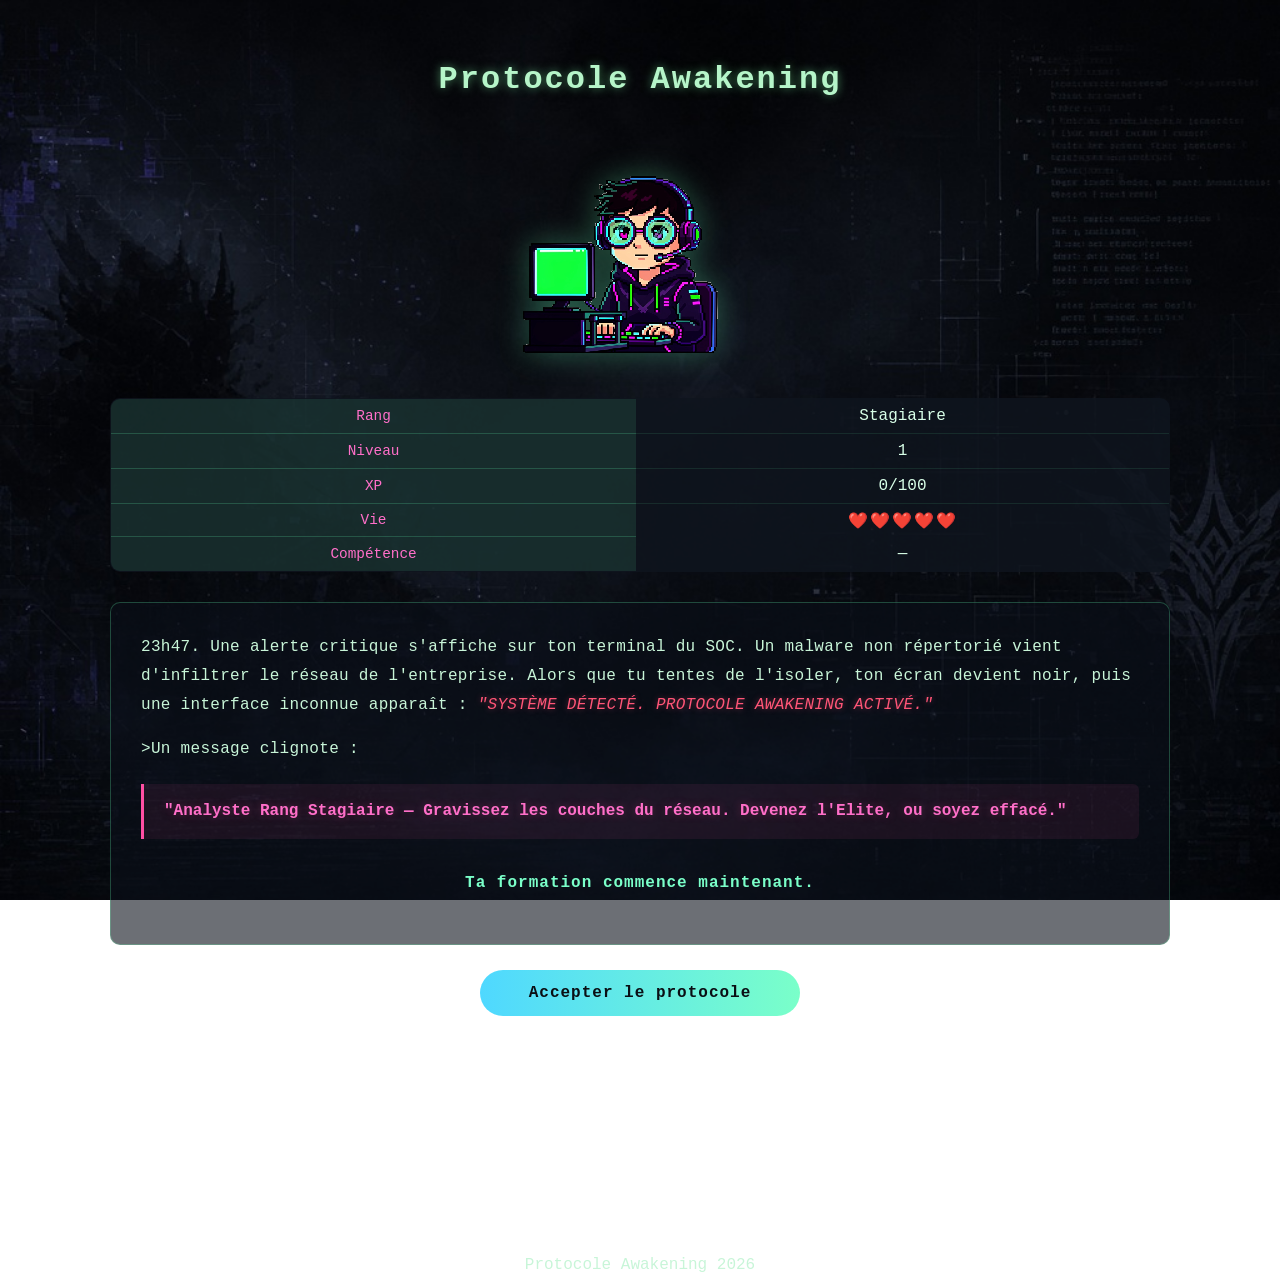
<file: index.html>
<!DOCTYPE html>
<html lang="fr">
<head>
    <meta charset="UTF-8">
    <meta name="viewport" content="width=device-width, initial-scale=1.0">
    <title>Le Système - Protocole Awakening</title>
    <link rel="stylesheet" href="style.css">
</head>
<body>
    <main>
    <div class="container">
        <h1>Protocole Awakening</h1>
        <div class="principal">
        <div class="scene" >
            <div class="paragraphe">
            <p>
                23h47. Une alerte critique s'affiche sur ton terminal du SOC.
                Un malware non répertorié vient d'infiltrer le réseau de
                l'entreprise. Alors que tu tentes de l'isoler, ton écran
                devient noir, puis une interface inconnue apparaît :
            <span id="Protocole">"SYSTÈME DÉTECTÉ. PROTOCOLE AWAKENING ACTIVÉ."</span></p>
                <p>>Un message clignote :</p>
                <strong>"Analyste Rang Stagiaire — Gravissez les couches du réseau. Devenez l'Elite, ou soyez
                effacé."</strong> 
            <p class="description">Ta formation commence maintenant.</p>
            </div>
            <div class="bouton">
                <a href="Pages/étage1.html" class="choix1">Accepter le protocole</a>
            </div>
        </div>   
        <div class="avatar_tableau">
            <img src="Pages/image/FLUX-2026-10-03-09-39-59.png" alt="un débutant en informatique devant son ordinateur" id="débutant">
    
        <table class="tableau">
        <tr>
            <td class="nom">Rang</td>
            <td class="value">Stagiaire</td>
        </tr>
        <tr>
            <td class="nom">Niveau</td>
            <td class="value">1</td>
        </tr>
        <tr>
            <td class="nom">XP</td>
            <td class="value">0/100</td>
        </tr>
        <tr>
            <td class="nom">Vie</td>
            <td class="coeurs">❤️❤️❤️❤️❤️</td>
        </tr>
        <tr>
            <td class="nom">Compétence</td>
            <td class="value">—</td>
        </tr>
        </table>
        </div>
        </div>
    </div>
    </main>
    <footer>
        <div class=" footer">
            Protocole Awakening 2026
        </div>
    </footer>
    </body>
</html>
</file>
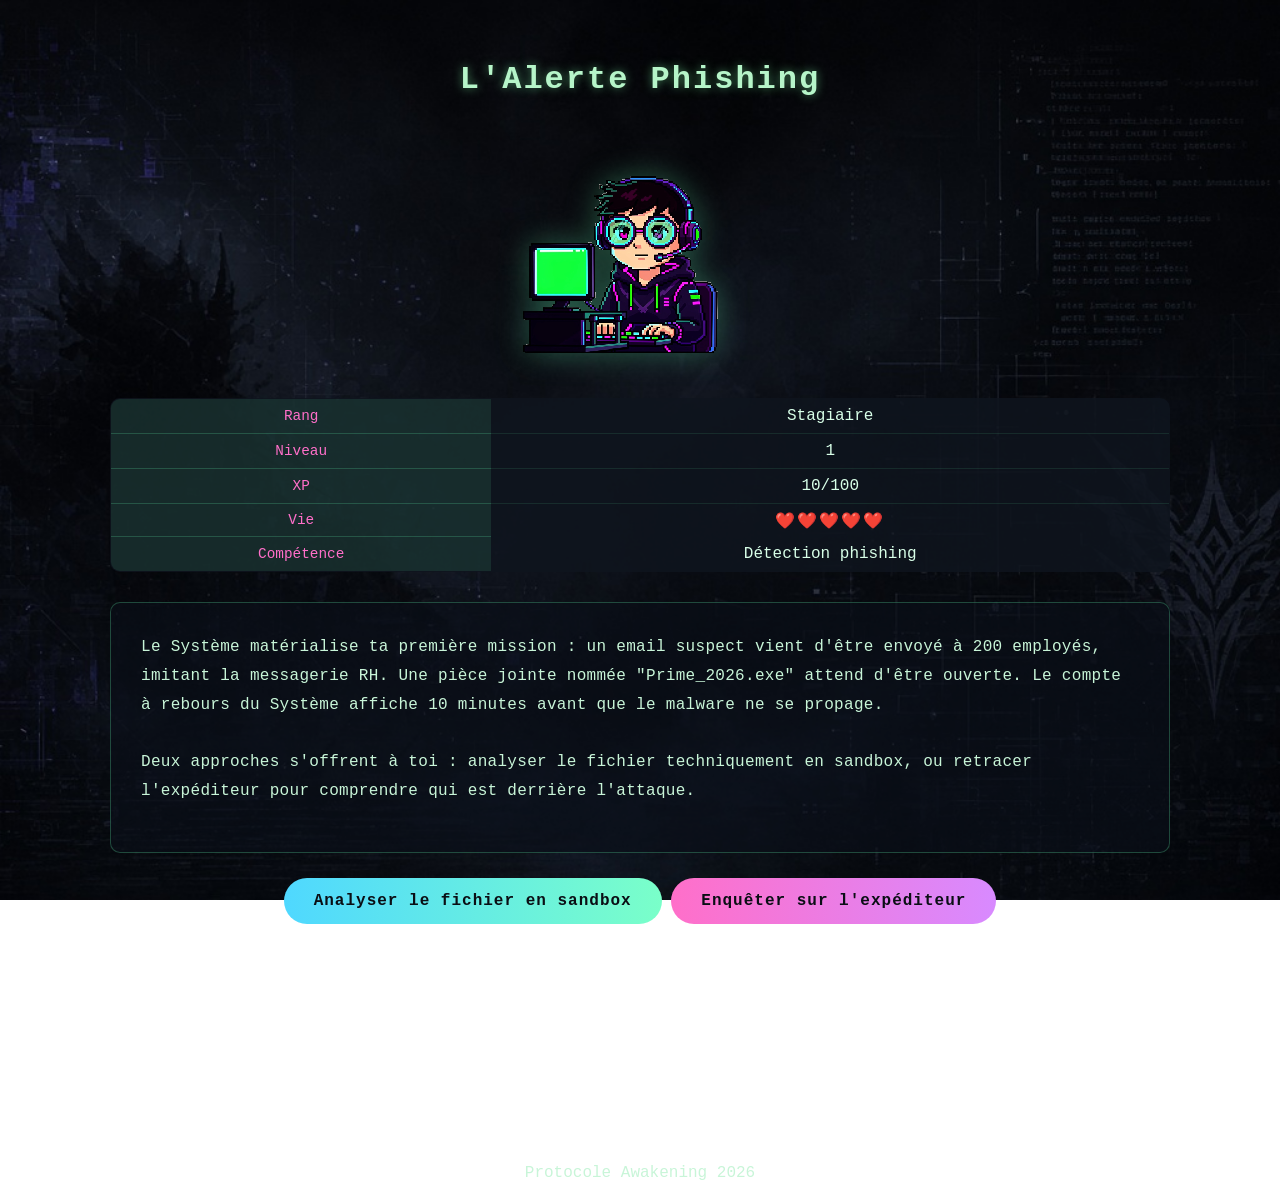
<file: Pages/étage1.html>
<!DOCTYPE html>
<html lang="fr">
<head>
    <meta charset="UTF-8">
    <meta name="viewport" content="width=device-width, initial-scale=1.0">
    <title>Étage 1 - Alerte Phishing</title>
    <link rel="stylesheet" href="../style.css">
</head>
<body>
    <main>
    <div class="container">
    <h1> L'Alerte Phishing</h1>
    <div class="principal">
        <div class="scene" >
            <div class="paragraphe">
                <p> 
                    Le Système matérialise ta première mission : un email suspect
                    vient d'être envoyé à 200 employés, imitant la messagerie
                    RH. Une pièce jointe nommée "Prime_2026.exe" attend d'être
                    ouverte. Le compte à rebours du Système affiche 10 minutes
                    avant que le malware ne se propage.
                    <br><br>
                    <span class="choix"> Deux approches s'offrent à toi : analyser le fichier
                    techniquement en sandbox, ou retracer l'expéditeur pour
                    comprendre qui est derrière l'attaque.</span>
            </div>
    <div class="bouton">
        <a href="étage2.html" class="choix1">
            Analyser le fichier en sandbox
        </a>
        <a href="étage3.html" class="choix2">
            Enquêter sur l'expéditeur
        </a> 
    </div>
    </div>   
        <div class="avatar_tableau">
            <img src="image/FLUX-2026-10-03-09-39-59.png" alt="un débutant en informatique devant son ordinateur" id="débutant">
        <table class="tableau">
        <tr>
            <td class="nom">Rang</td>
            <td class="value">Stagiaire</td>
        </tr>
        <tr>
            <td class="nom">Niveau</td>
            <td class="value">1</td>
        </tr>
        <tr>
            <td class="nom">XP</td>
            <td class="value">10/100</td>
        </tr>
        <tr>
            <td class="nom">Vie</td>
            <td class="coeurs">❤️❤️❤️❤️❤️</td>
        </tr>
        <tr>
            <td class="nom">Compétence</td>
            <td class="value">Détection phishing</td>
        </tr>
        </table>
        </div>
    </div>
</div>
    </main>
    <footer>
        <div class=" footer">
            Protocole Awakening 2026
        </div>
    </footer>
</body>
</html>
</file>
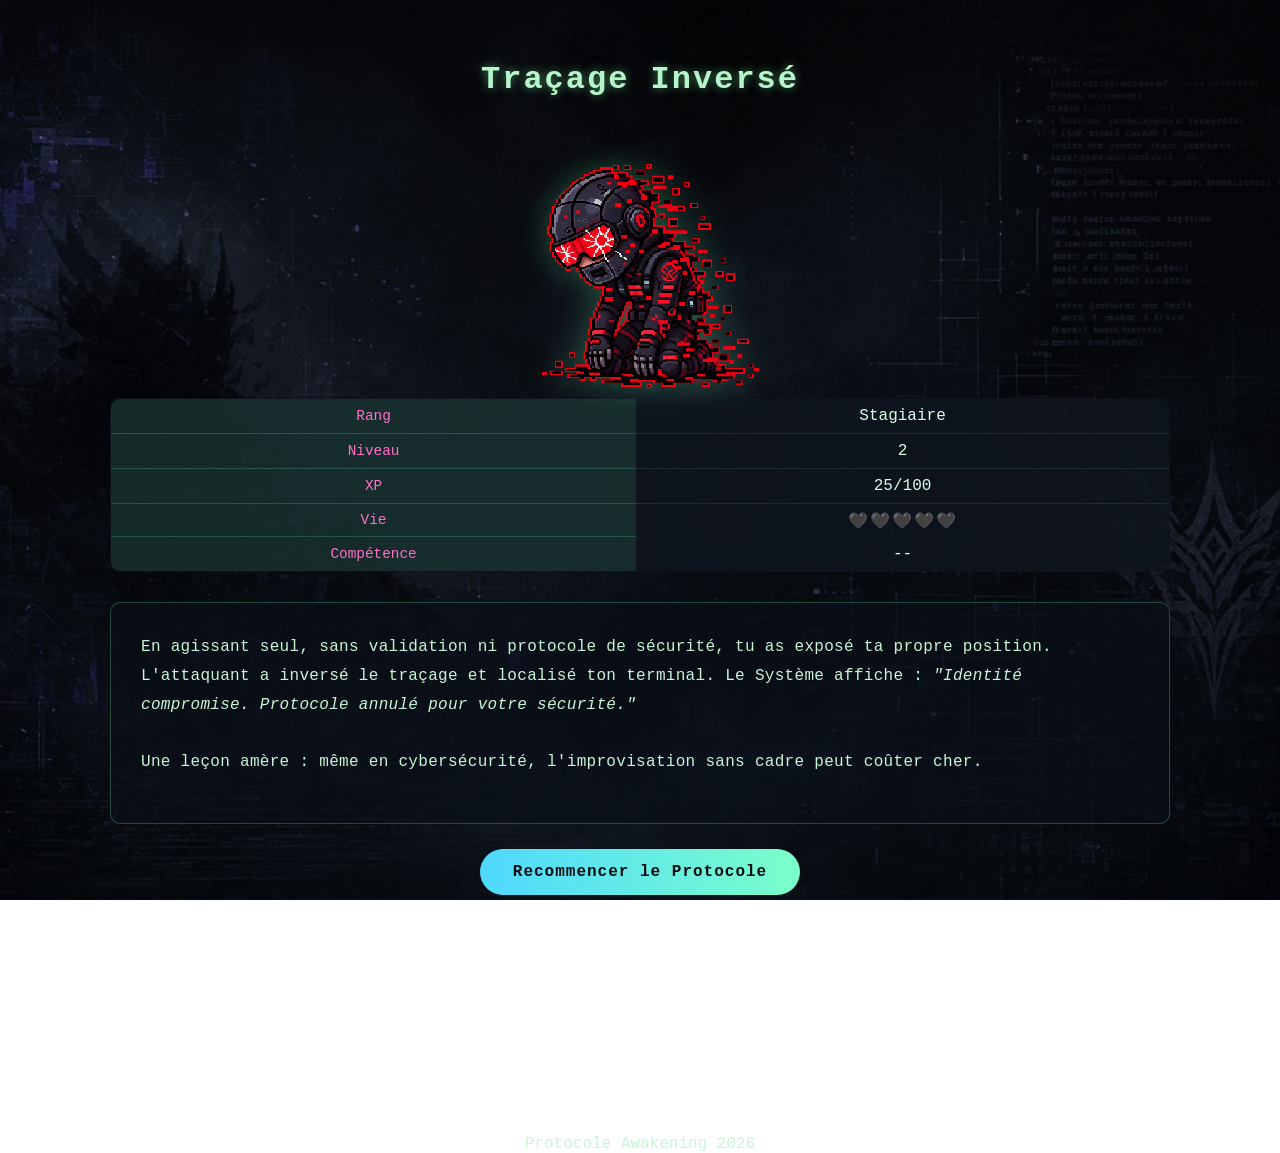
<file: Pages/étage10.html>
<!DOCTYPE html>
<html lang="fr">
<head>
    <meta charset="UTF-8">
    <meta name="viewport" content="width=device-width, initial-scale=1.0">
    <title>Fin - Identité compromise</title>
    <link rel="stylesheet" href="../style.css">
</head>
<body>
    <main>
    <div class="container">
    <h1> Traçage Inversé</h1>
    <div class="principal">
        <div class="scene" >
            <div class="paragraphe">
                <p> 
                En agissant seul, sans validation ni protocole de sécurité,
                tu as exposé ta propre position. L'attaquant a inversé le
                traçage et localisé ton terminal. Le Système affiche :
                <em>"Identité compromise. Protocole annulé pour votre
                sécurité."</em>
                <br><br>
                Une leçon amère : même en cybersécurité, l'improvisation
                sans cadre peut coûter cher.
            </div>
    <div class="bouton">
        <a href="../index.html" class="choix1">
            Recommencer le Protocole
        </a>
    </div>
    </div>   
        <div class="avatar_tableau">
            <img src="image/GPT image-2026-10-04-20-33-32.png" alt="pentester informatique" id="débutant">
        <table class="tableau">
        <tr>
            <td class="nom">Rang</td>
            <td class="value">Stagiaire</td>
        </tr>
        <tr>
            <td class="nom">Niveau</td>
            <td class="value">2</td>
        </tr>
        <tr>
            <td class="nom">XP</td>
            <td class="value">25/100</td>
        </tr>
        <tr>
            <td class="nom">Vie</td>
            <td class="coeurs">🖤🖤🖤🖤🖤</td>
        </tr>
        <tr>
            <td class="nom">Compétence</td>
            <td class="value">--</td>
        </tr>
        </table>
        </div>
    </div>
</div>
    </main>
    <footer>
        <div class=" footer">
            Protocole Awakening 2026
        </div>
    </footer>
</body>
</html>
</file>
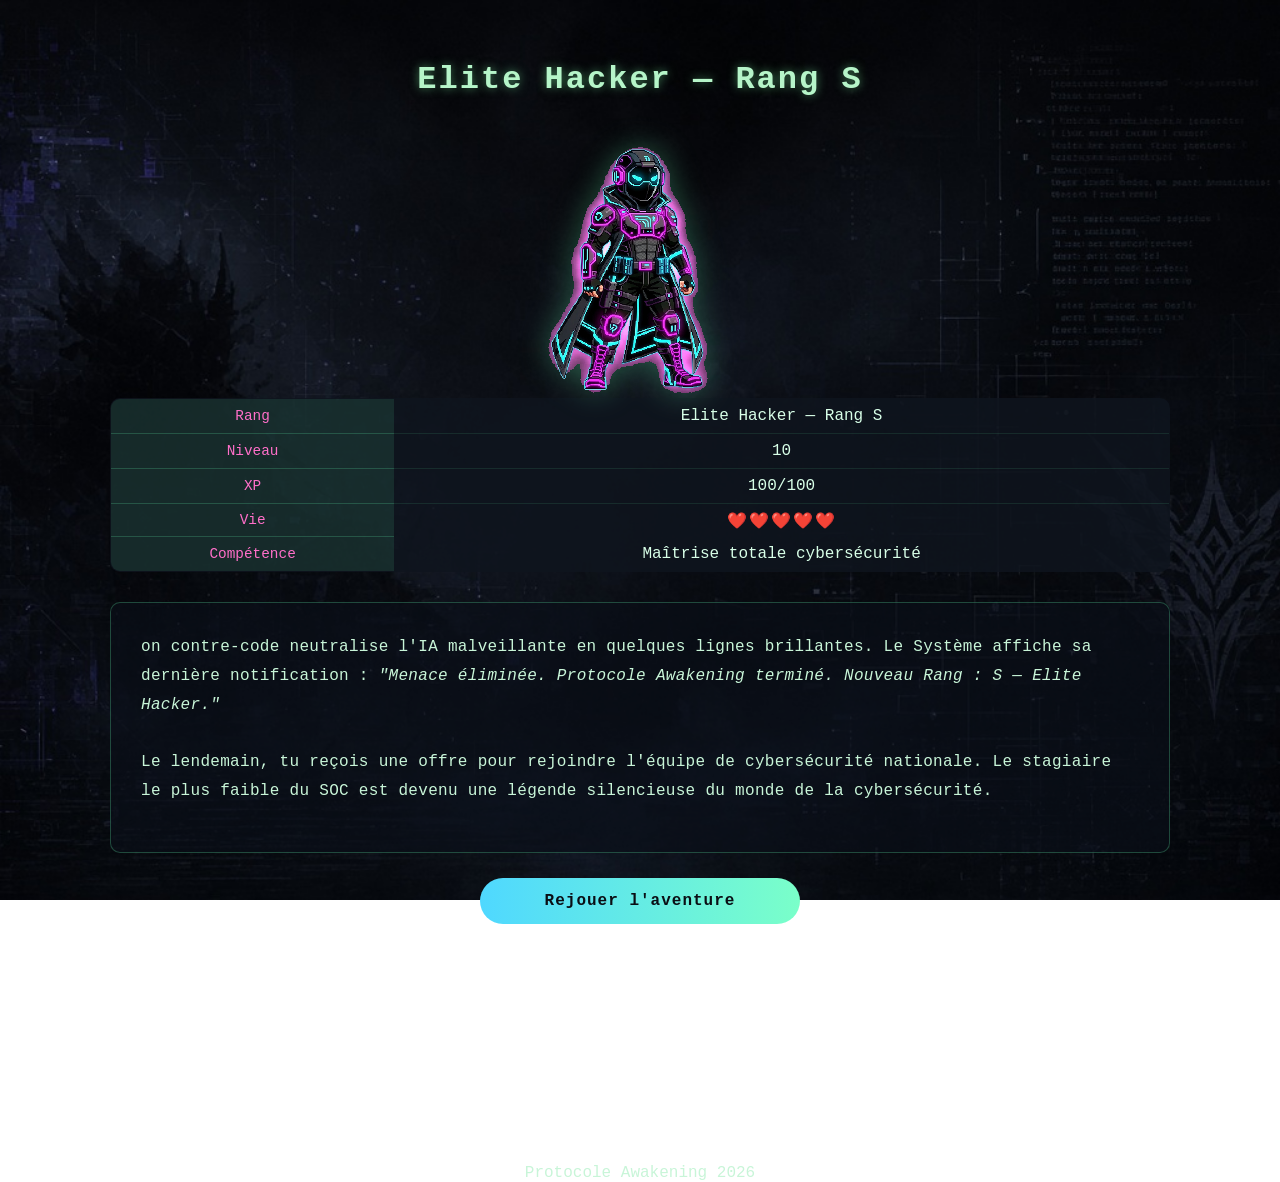
<file: Pages/étage11.html>
<!DOCTYPE html>
<html lang="fr">
<head>
    <meta charset="UTF-8">
    <meta name="viewport" content="width=device-width, initial-scale=1.0">
    <title>Fin - Elite Hacker</title>
    <link rel="stylesheet" href="../style.css">
</head>
<body>
    <main>
    <div class="container">
    <h1>Elite Hacker — Rang S</h1>
    <div class="principal">
        <div class="scene" >
            <div class="paragraphe">
                <p> 
                on contre-code neutralise l'IA malveillante en quelques
                lignes brillantes. Le Système affiche sa dernière
                notification : <em>"Menace éliminée. Protocole Awakening
                terminé. Nouveau Rang : S — Elite Hacker."</em>
                <br><br>
                Le lendemain, tu reçois une offre pour rejoindre l'équipe
                de cybersécurité nationale. Le stagiaire le plus faible du
                SOC est devenu une légende silencieuse du monde de la
                cybersécurité.
            </div>
    <div class="bouton">
        <a href="../index.html" class="choix1">
            Rejouer l'aventure
        </a>
    </div>
    </div>   
        <div class="avatar_tableau">
            <img src="image/FLUX-2026-10-03-09-39-42.png" alt="pentester informatique" id="débutant">
        <table class="tableau">
        <tr>
            <td class="nom">Rang</td>
            <td class="value">Elite Hacker — Rang S</td>
        </tr>
        <tr>
            <td class="nom">Niveau</td>
            <td class="value">10</td>
        </tr>
        <tr>
            <td class="nom">XP</td>
            <td class="value">100/100</td>
        </tr>
        <tr>
            <td class="nom">Vie</td>
            <td class="coeurs">❤️❤️❤️❤️❤️</td>
        </tr>
        <tr>
            <td class="nom">Compétence</td>
            <td class="value">Maîtrise totale cybersécurité</td>
        </tr>
        </table>
        </div>
    </div>
</div>
    </main>
    <footer>
        <div class=" footer">
            Protocole Awakening 2026
        </div>
    </footer>
</body>
</html>
</file>
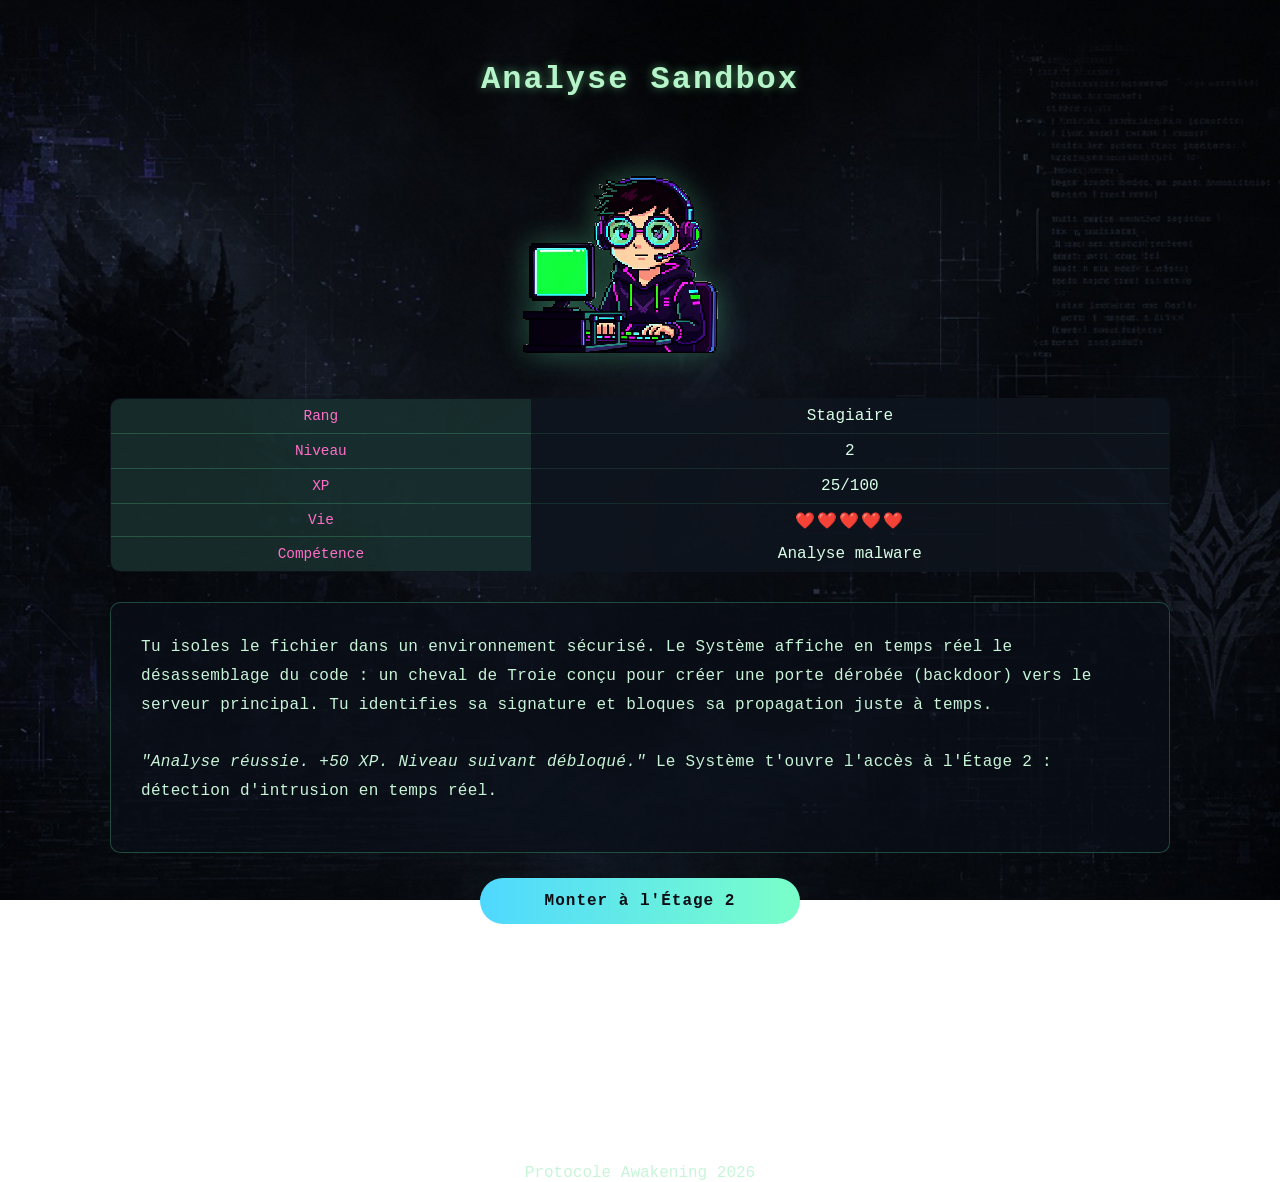
<file: Pages/étage2.html>
<!DOCTYPE html>
<html lang="fr">
<head>
    <meta charset="UTF-8">
    <meta name="viewport" content="width=device-width, initial-scale=1.0">
    <title>Analyse Sandbox</title>
    <link rel="stylesheet" href="../style.css">
</head>
<body>
    <main>
    <div class="container">
    <h1> Analyse Sandbox</h1>
    <div class="principal">
        <div class="scene" >
            <div class="paragraphe">
                <p> 
                    Tu isoles le fichier dans un environnement sécurisé. Le
                    Système affiche en temps réel le désassemblage du code :
                    un cheval de Troie conçu pour créer une porte dérobée (backdoor)
                    vers le serveur principal. Tu identifies sa signature et
                    bloques sa propagation juste à temps.
                <br><br>
                    <em>"Analyse réussie. +50 XP. Niveau suivant débloqué."</em>
                    Le Système t'ouvre l'accès à l'Étage 2 : détection d'intrusion
                    en temps réel.
            </div>
    <div class="bouton">
        <a href="étage4.html" class="choix1">
            Monter à l'Étage 2
        </a>
    </div>
    </div>   
        <div class="avatar_tableau">
            <img src="image/FLUX-2026-10-03-09-39-59.png" alt="un débutant en informatique devant son ordinateur" id="débutant">
        <table class="tableau">
        <tr>
            <td class="nom">Rang</td>
            <td class="value">Stagiaire</td>
        </tr>
        <tr>
            <td class="nom">Niveau</td>
            <td class="value">2</td>
        </tr>
        <tr>
            <td class="nom">XP</td>
            <td class="value">25/100</td>
        </tr>
        <tr>
            <td class="nom">Vie</td>
            <td class="coeurs">❤️❤️❤️❤️❤️</td>
        </tr>
        <tr>
            <td class="nom">Compétence</td>
            <td class="value">Analyse malware</td>
        </tr>
        </table>
        </div>
    </div>
</div>
    </main>
    <footer>
        <div class=" footer">
            Protocole Awakening 2026
        </div>
    </footer>
</body>
</html>
</file>
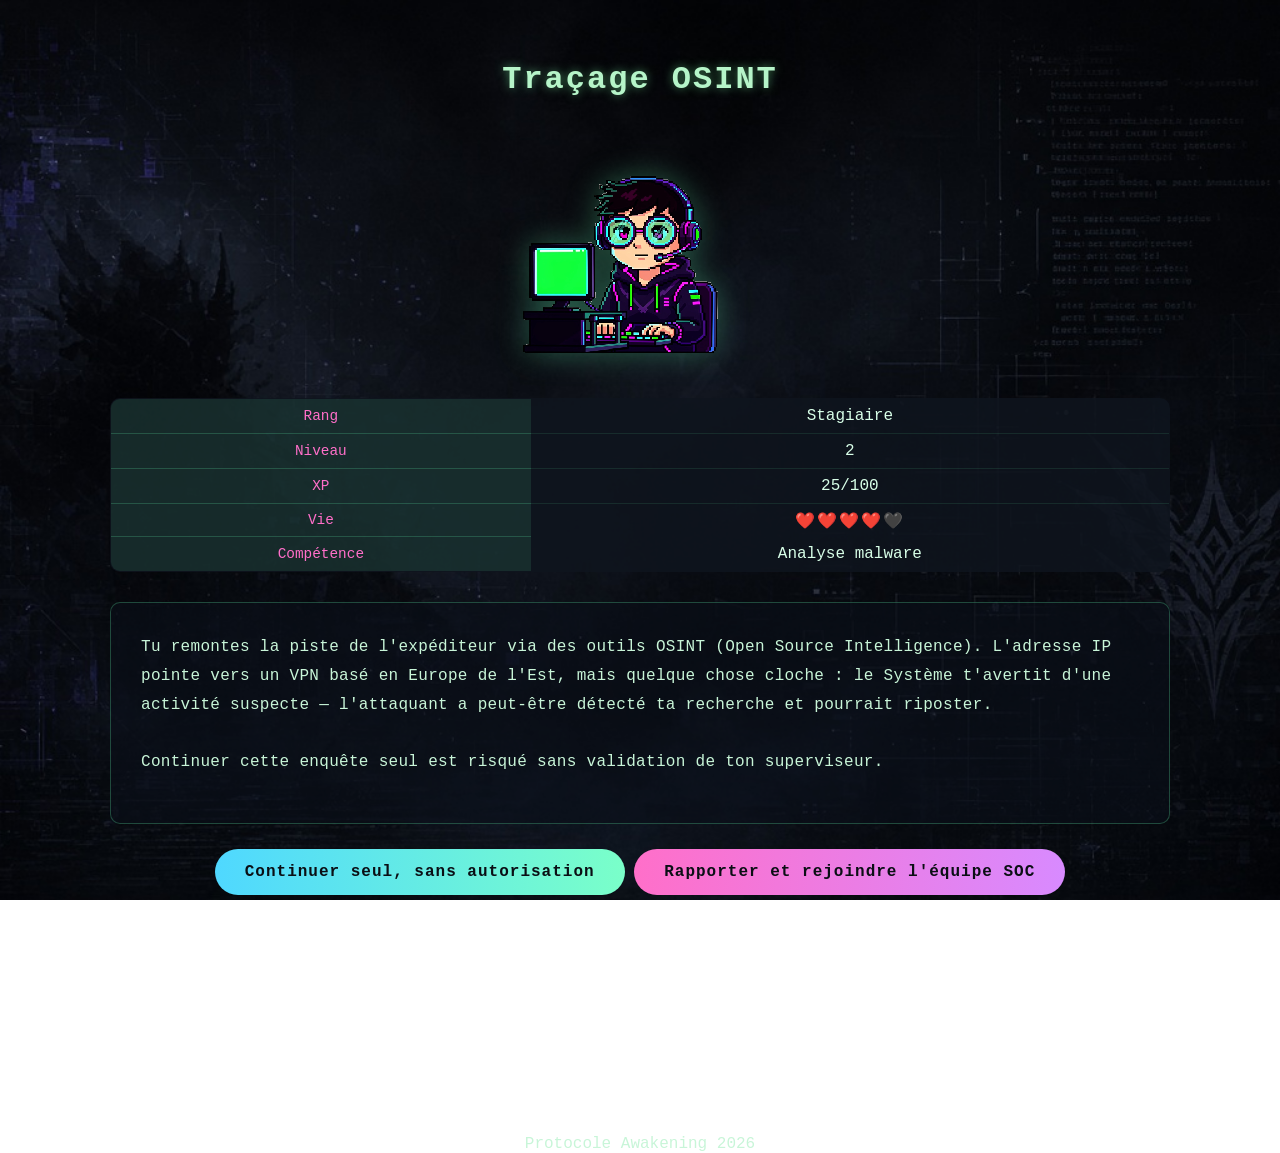
<file: Pages/étage3.html>
<!DOCTYPE html>
<html lang="fr">
<head>
    <meta charset="UTF-8">
    <meta name="viewport" content="width=device-width, initial-scale=1.0">
    <title>Traçage OSINT</title>
    <link rel="stylesheet" href="../style.css">
</head>
<body>
    <main>
    <div class="container">
    <h1> Traçage OSINT</h1>
    <div class="principal">
        <div class="scene" >
            <div class="paragraphe">
                <p> 
                    Tu remontes la piste de l'expéditeur via des outils OSINT
                (Open Source Intelligence). L'adresse IP pointe vers un VPN
                basé en Europe de l'Est, mais quelque chose cloche : le
                Système t'avertit d'une activité suspecte — l'attaquant a
                peut-être détecté ta recherche et pourrait riposter.
                <br><br>
                Continuer cette enquête seul est risqué sans validation de
                ton superviseur.
            </div>
    <div class="bouton">
        <a href="étage10.html" class="choix1">
            Continuer seul, sans autorisation
        </a>
        <a href="étage4.html" class="choix2">
            Rapporter et rejoindre l'équipe SOC
        </a> 
    </div>
    </div>   
        <div class="avatar_tableau">
            <img src="image/FLUX-2026-10-03-09-39-59.png" alt="un débutant en informatique devant son ordinateur" id="débutant">
        <table class="tableau">
        <tr>
            <td class="nom">Rang</td>
            <td class="value">Stagiaire</td>
        </tr>
        <tr>
            <td class="nom">Niveau</td>
            <td class="value">2</td>
        </tr>
        <tr>
            <td class="nom">XP</td>
            <td class="value">25/100</td>
        </tr>
        <tr>
            <td class="nom">Vie</td>
            <td class="coeurs">❤️❤️❤️❤️🖤</td>
        </tr>
        <tr>
            <td class="nom">Compétence</td>
            <td class="value">Analyse malware</td>
        </tr>
        </table>
        </div>
    </div>
</div>
    </main>
    <footer>
        <div class=" footer">
            Protocole Awakening 2026
        </div>
    </footer>
</body>
</html>
</file>
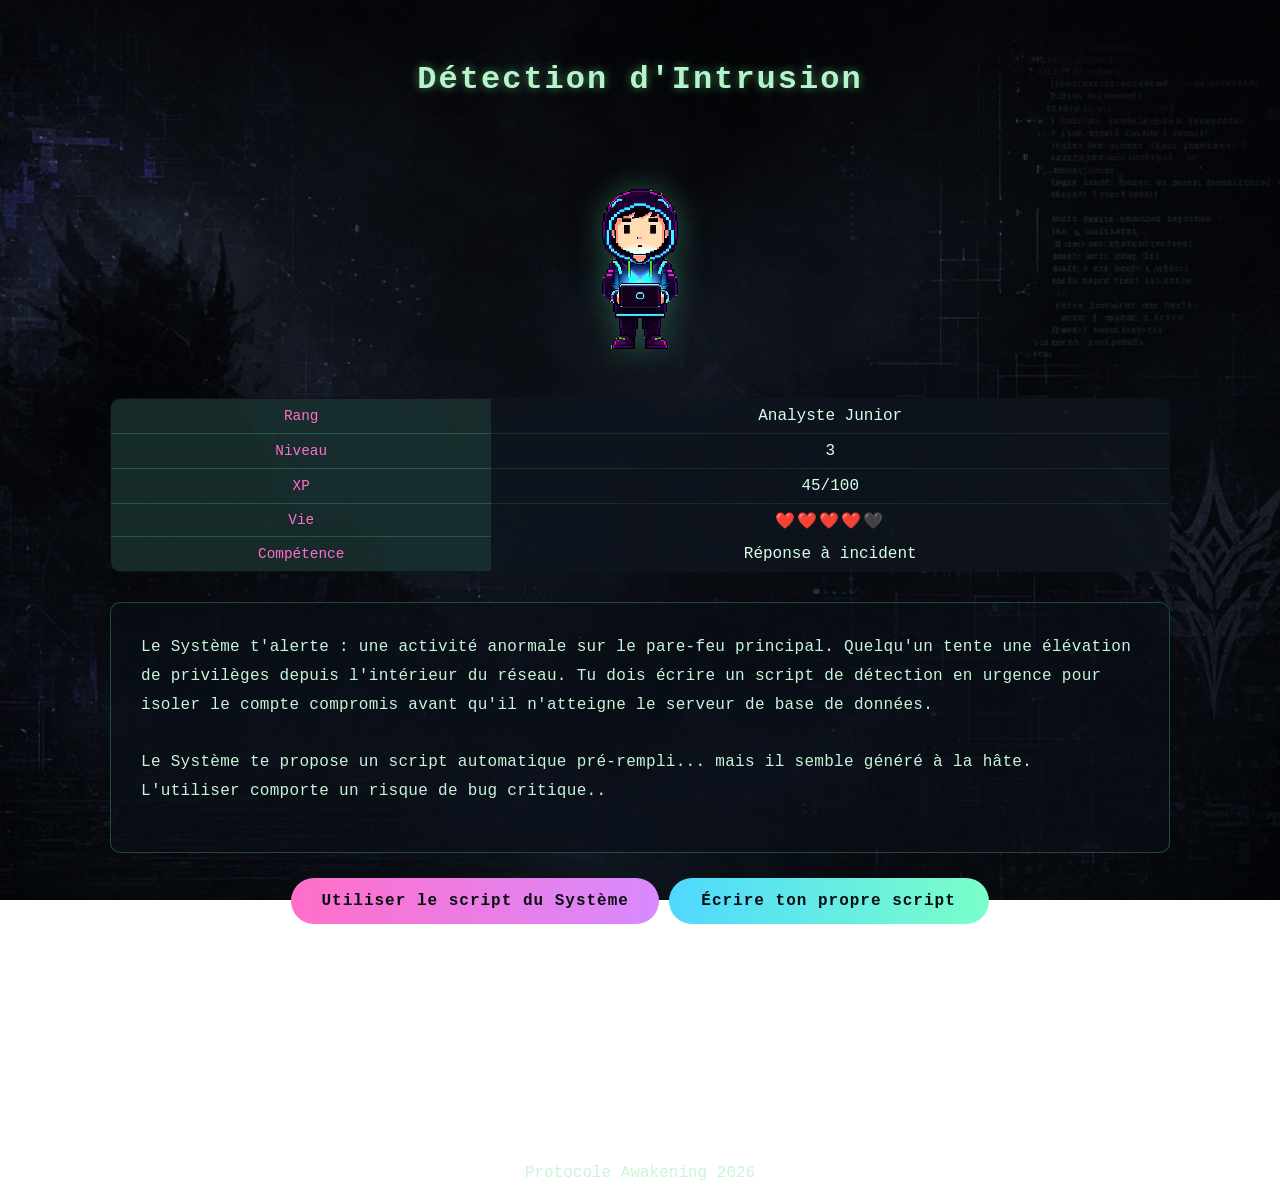
<file: Pages/étage4.html>
<!DOCTYPE html>
<html lang="fr">
<head>
    <meta charset="UTF-8">
    <meta name="viewport" content="width=device-width, initial-scale=1.0">
    <title>Étage 2 - Détection d'intrusion</title>
    <link rel="stylesheet" href="../style.css">
</head>
<body>
    <main>
    <div class="container">
    <h1> Détection d'Intrusion</h1>
    <div class="principal">
        <div class="scene" >
            <div class="paragraphe">
                <p> 
                    Le Système t'alerte : une activité anormale sur le pare-feu
                    principal. Quelqu'un tente une élévation de privilèges
                    depuis l'intérieur du réseau. Tu dois écrire un script de
                    détection en urgence pour isoler le compte compromis avant
                    qu'il n'atteigne le serveur de base de données.
                    <br><br>
                    Le Système te propose un script automatique pré-rempli... mais
                    il semble généré à la hâte. L'utiliser comporte un risque
                    de bug critique..
            </div>
    <div class="bouton">
        <a href="étage6.html" class="choix2">
            Utiliser le script du Système
        </a> 
        <a href="étage5.html" class="choix1">
            Écrire ton propre script
        </a>
    </div>
    </div>   
        <div class="avatar_tableau">
            <img src="image/FLUX-2026-10-03-09-39-58.png" alt="un débutant en informatique devant son ordinateur" id="débutant">
        <table class="tableau">
        <tr>
            <td class="nom">Rang</td>
            <td class="value">Analyste Junior</td>
        </tr>
        <tr>
            <td class="nom">Niveau</td>
            <td class="value">3</td>
        </tr>
        <tr>
            <td class="nom">XP</td>
            <td class="value">45/100</td>
        </tr>
        <tr>
            <td class="nom">Vie</td>
            <td class="coeurs">❤️❤️❤️❤️🖤</td>
        </tr>
        <tr>
            <td class="nom">Compétence</td>
            <td class="value">Réponse à incident</td>
        </tr>
        </table>
        </div>
    </div>
</div>
    </main>
    <footer>
        <div class=" footer">
            Protocole Awakening 2026
        </div>
    </footer>
</body>
</html>
</file>
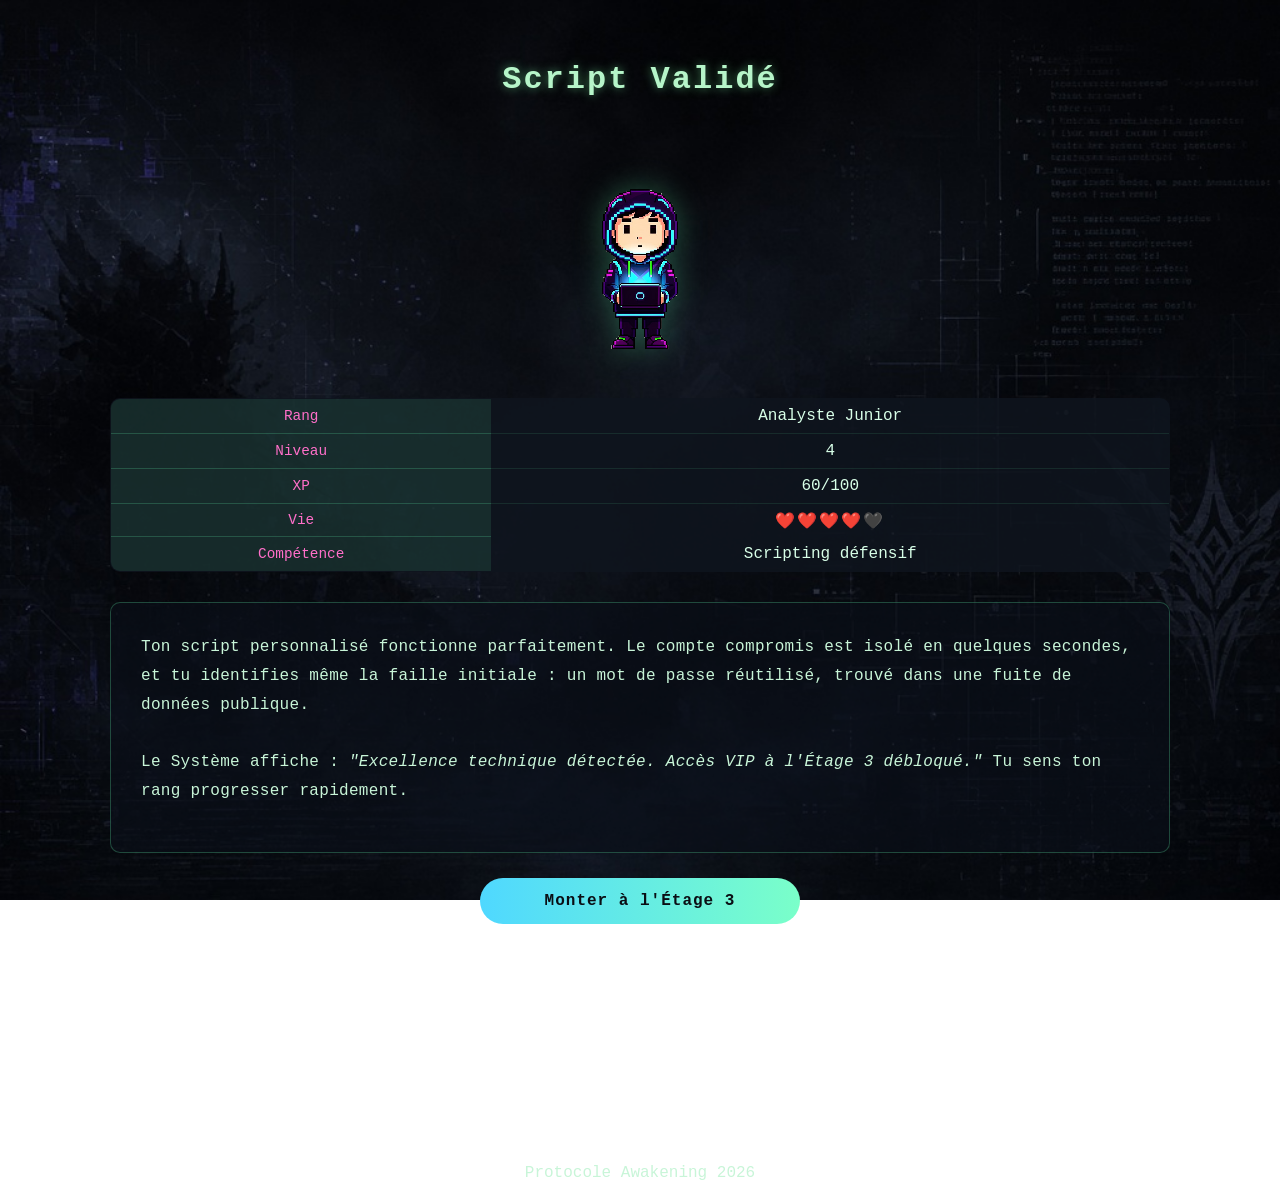
<file: Pages/étage5.html>
<!DOCTYPE html>
<html lang="fr">
<head>
    <meta charset="UTF-8">
    <meta name="viewport" content="width=device-width, initial-scale=1.0">
    <title>Script Validé</title>
    <link rel="stylesheet" href="../style.css">
</head>
<body>
    <main>
    <div class="container">
    <h1> Script Validé</h1>
    <div class="principal">
        <div class="scene" >
            <div class="paragraphe">
                <p> 
                    Ton script personnalisé fonctionne parfaitement. Le compte
                    compromis est isolé en quelques secondes, et tu identifies
                    même la faille initiale : un mot de passe réutilisé, trouvé
                    dans une fuite de données publique.
                    <br><br>
                    Le Système affiche : <em>"Excellence technique détectée.
                    Accès VIP à l'Étage 3 débloqué."</em> Tu sens ton rang
                    progresser rapidement.
            </div>
    <div class="bouton">
        <a href="étage7.html" class="choix1">
            Monter à l'Étage 3
        </a>
    </div>
    </div>   
        <div class="avatar_tableau">
            <img src="image/FLUX-2026-10-03-09-39-58.png" alt="un débutant en informatique devant son ordinateur" id="débutant">
        <table class="tableau">
        <tr>
            <td class="nom">Rang</td>
            <td class="value">Analyste Junior</td>
        </tr>
        <tr>
            <td class="nom">Niveau</td>
            <td class="value">4</td>
        </tr>
        <tr>
            <td class="nom">XP</td>
            <td class="value">60/100</td>
        </tr>
        <tr>
            <td class="nom">Vie</td>
            <td class="coeurs">❤️❤️❤️❤️🖤</td>
        </tr>
        <tr>
            <td class="nom">Compétence</td>
            <td class="value">Scripting défensif</td>
        </tr>
        </table>
        </div>
    </div>
</div>
    </main>
    <footer>
        <div class=" footer">
            Protocole Awakening 2026
        </div>
    </footer>
</body>
</html>
</file>
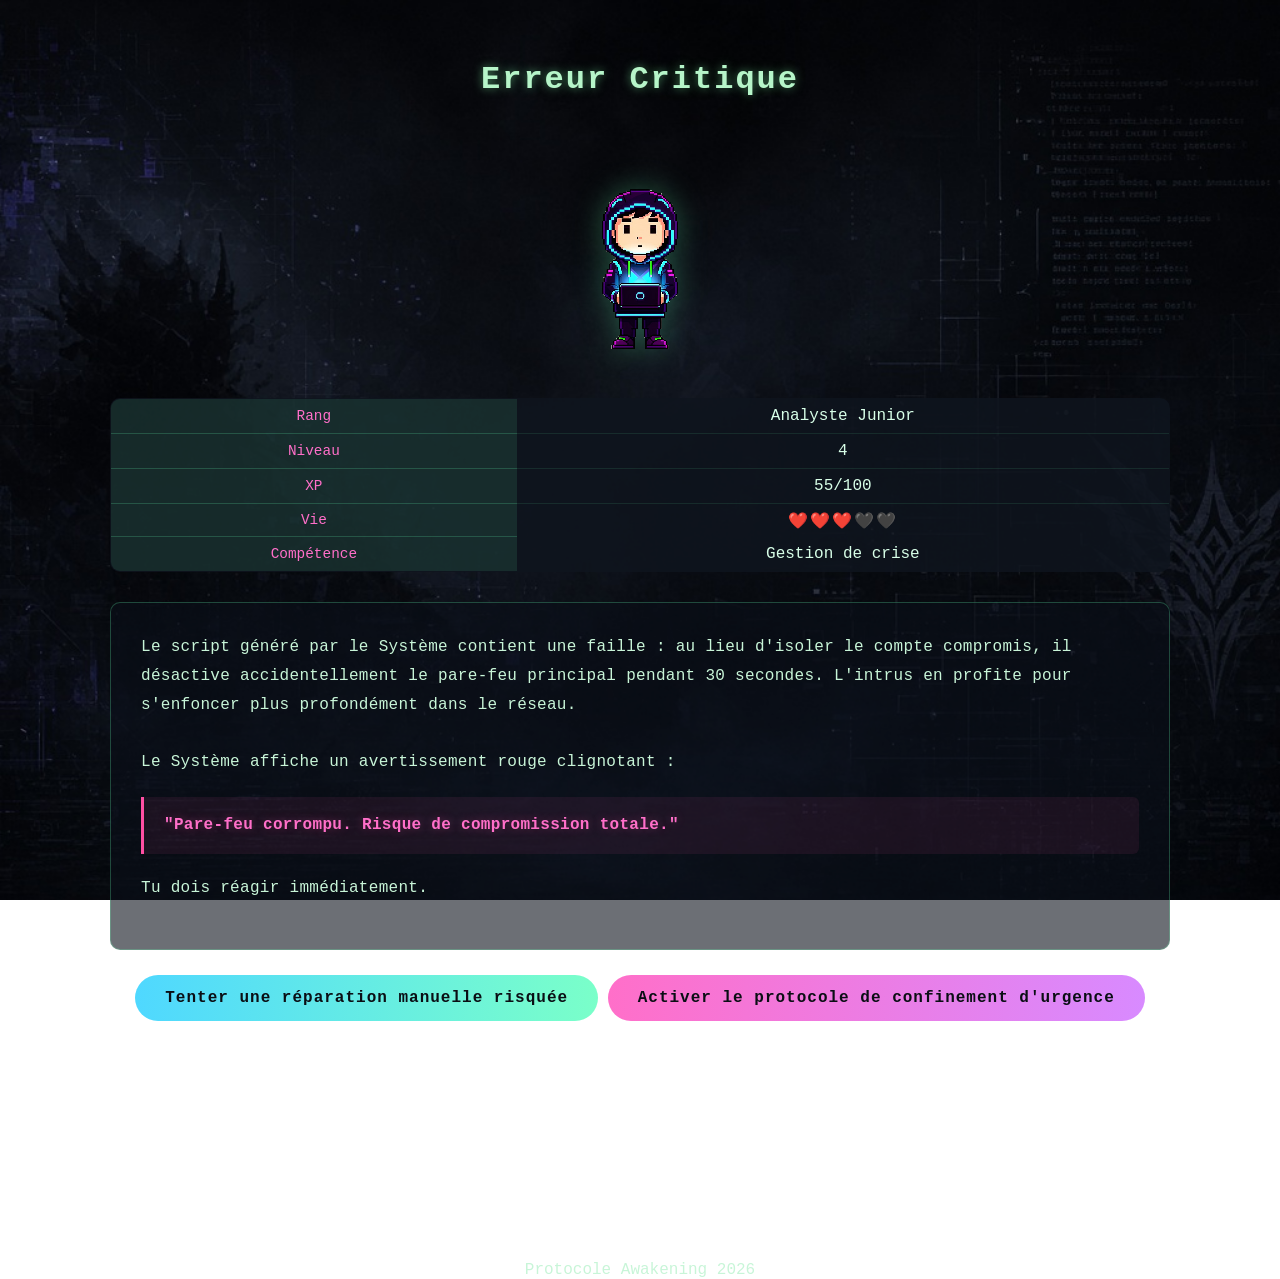
<file: Pages/étage6.html>
<!DOCTYPE html>
<html lang="fr">
<head>
    <meta charset="UTF-8">
    <meta name="viewport" content="width=device-width, initial-scale=1.0">
    <title>Erreur Critique</title>
    <link rel="stylesheet" href="../style.css">
</head>
<body>
    <main>
    <div class="container">
    <h1> Erreur Critique</h1>
    <div class="principal">
        <div class="scene" >
            <div class="paragraphe">
                <p> 
                    Le script généré par le Système contient une faille : au
                lieu d'isoler le compte compromis, il désactive accidentellement
                le pare-feu principal pendant 30 secondes. L'intrus en
                profite pour s'enfoncer plus profondément dans le réseau.
                <br><br>
                Le Système affiche un avertissement rouge clignotant :
                <strong>"Pare-feu corrompu. Risque de compromission totale."</strong>
                Tu dois réagir immédiatement.
            </div>
    <div class="bouton">
        <a href="étage9Erreur.html" class="choix1">
            Tenter une réparation manuelle risquée
        </a>
        <a href="étage7.html" class="choix2">
            Activer le protocole de confinement d'urgence
        </a> 
    </div>
    </div>   
        <div class="avatar_tableau">
            <img src="image/FLUX-2026-10-03-09-39-58.png" alt="un débutant en informatique devant son ordinateur" id="débutant">
        <table class="tableau">
        <tr>
            <td class="nom">Rang</td>
            <td class="value">Analyste Junior</td>
        </tr>
        <tr>
            <td class="nom">Niveau</td>
            <td class="value">4</td>
        </tr>
        <tr>
            <td class="nom">XP</td>
            <td class="value">55/100</td>
        </tr>
        <tr>
            <td class="nom">Vie</td>
            <td class="coeurs">❤️❤️❤️🖤🖤</td>
        </tr>
        <tr>
            <td class="nom">Compétence</td>
            <td class="value">Gestion de crise</td>
        </tr>
        </table>
        </div>
    </div>
</div>
    </main>
    <footer>
        <div class=" footer">
            Protocole Awakening 2026
        </div>
    </footer>
</body>
</html>
</file>
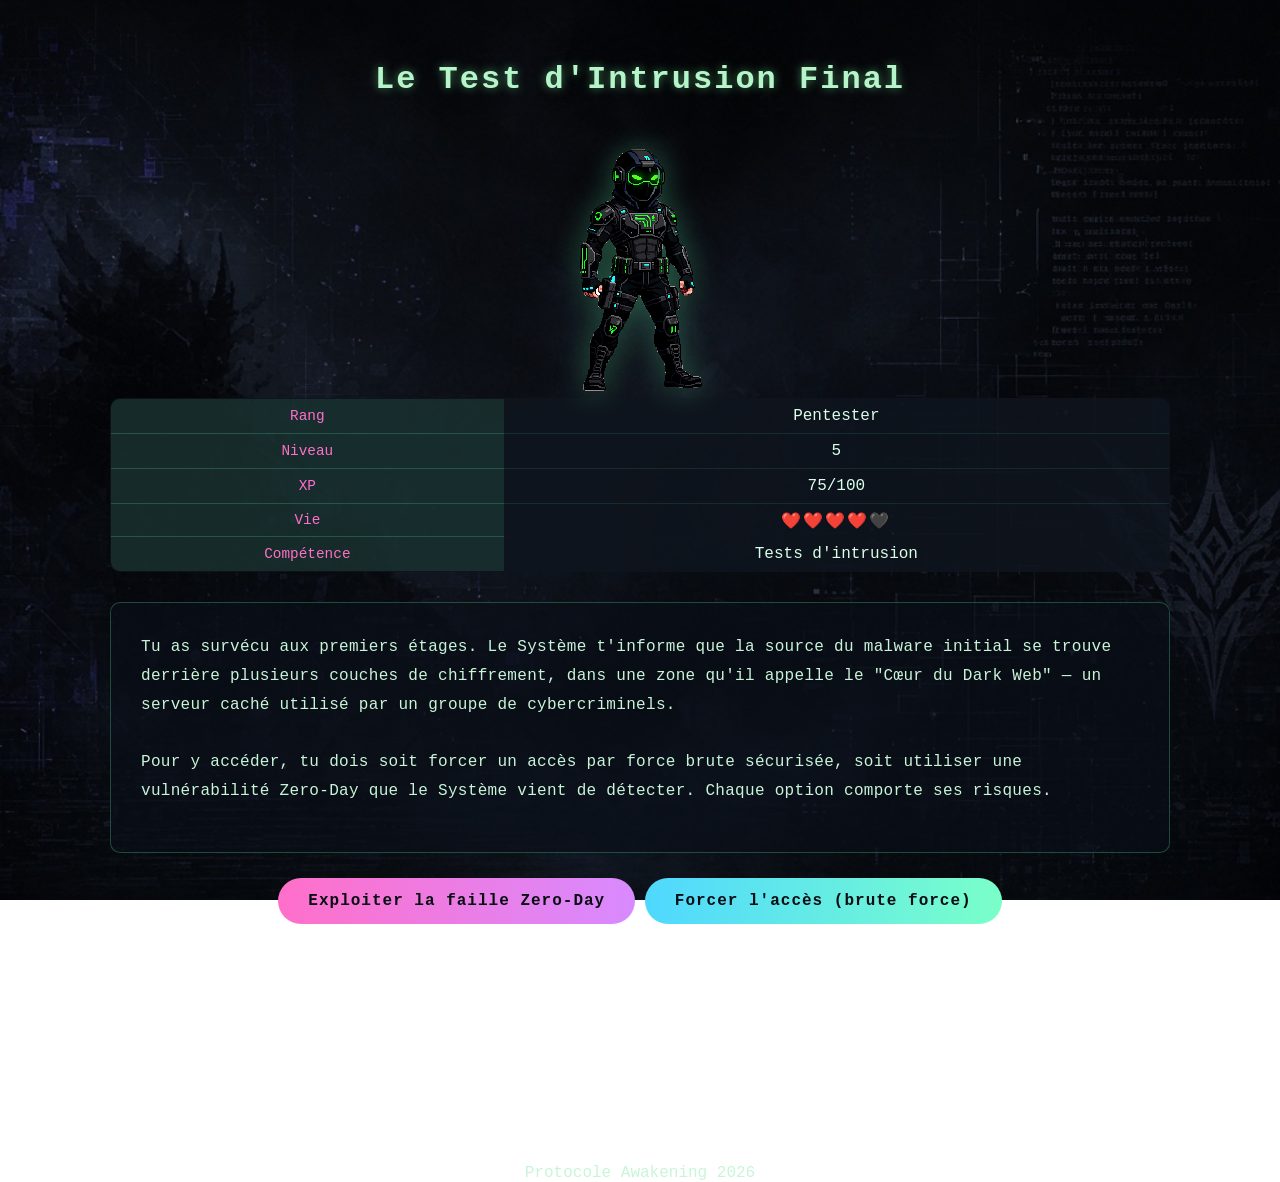
<file: Pages/étage7.html>
<!DOCTYPE html>
<html lang="fr">
<head>
    <meta charset="UTF-8">
    <meta name="viewport" content="width=device-width, initial-scale=1.0">
    <title>Étage 3 - Rang Pentester</title>
    <link rel="stylesheet" href="../style.css">
</head>
<body>
    <main>
    <div class="container">
    <h1> Le Test d'Intrusion Final</h1>
    <div class="principal">
        <div class="scene" >
            <div class="paragraphe">
                <p> 
                Tu as survécu aux premiers étages. Le Système t'informe que
                la source du malware initial se trouve derrière plusieurs
                couches de chiffrement, dans une zone qu'il appelle le
                "Cœur du Dark Web" — un serveur caché utilisé par un groupe
                de cybercriminels.
                <br><br>
                Pour y accéder, tu dois soit forcer un accès par
                force brute sécurisée, soit utiliser une vulnérabilité
                Zero-Day que le Système vient de détecter. Chaque option
                comporte ses risques.
            </div>
    <div class="bouton">
        <a href="étage9Zero.html" class="choix2">
            Exploiter la faille Zero-Day
        </a> 
        <a href="étage8.html" class="choix1">
            Forcer l'accès (brute force)
        </a>
        
    </div>
    </div>   
        <div class="avatar_tableau">
            <img src="image/FLUX-2026-10-03-09-39-57.png" alt="pentester informatique" id="débutant">
        <table class="tableau">
        <tr>
            <td class="nom">Rang</td>
            <td class="value">Pentester</td>
        </tr>
        <tr>
            <td class="nom">Niveau</td>
            <td class="value">5</td>
        </tr>
        <tr>
            <td class="nom">XP</td>
            <td class="value">75/100</td>
        </tr>
        <tr>
            <td class="nom">Vie</td>
            <td class="coeurs">❤️❤️❤️❤️🖤</td>
        </tr>
        <tr>
            <td class="nom">Compétence</td>
            <td class="value">Tests d'intrusion</td>
        </tr>
        </table>
        </div>
    </div>
</div>
    </main>
    <footer>
        <div class=" footer">
            Protocole Awakening 2026
        </div>
    </footer>
</body>
</html>
</file>
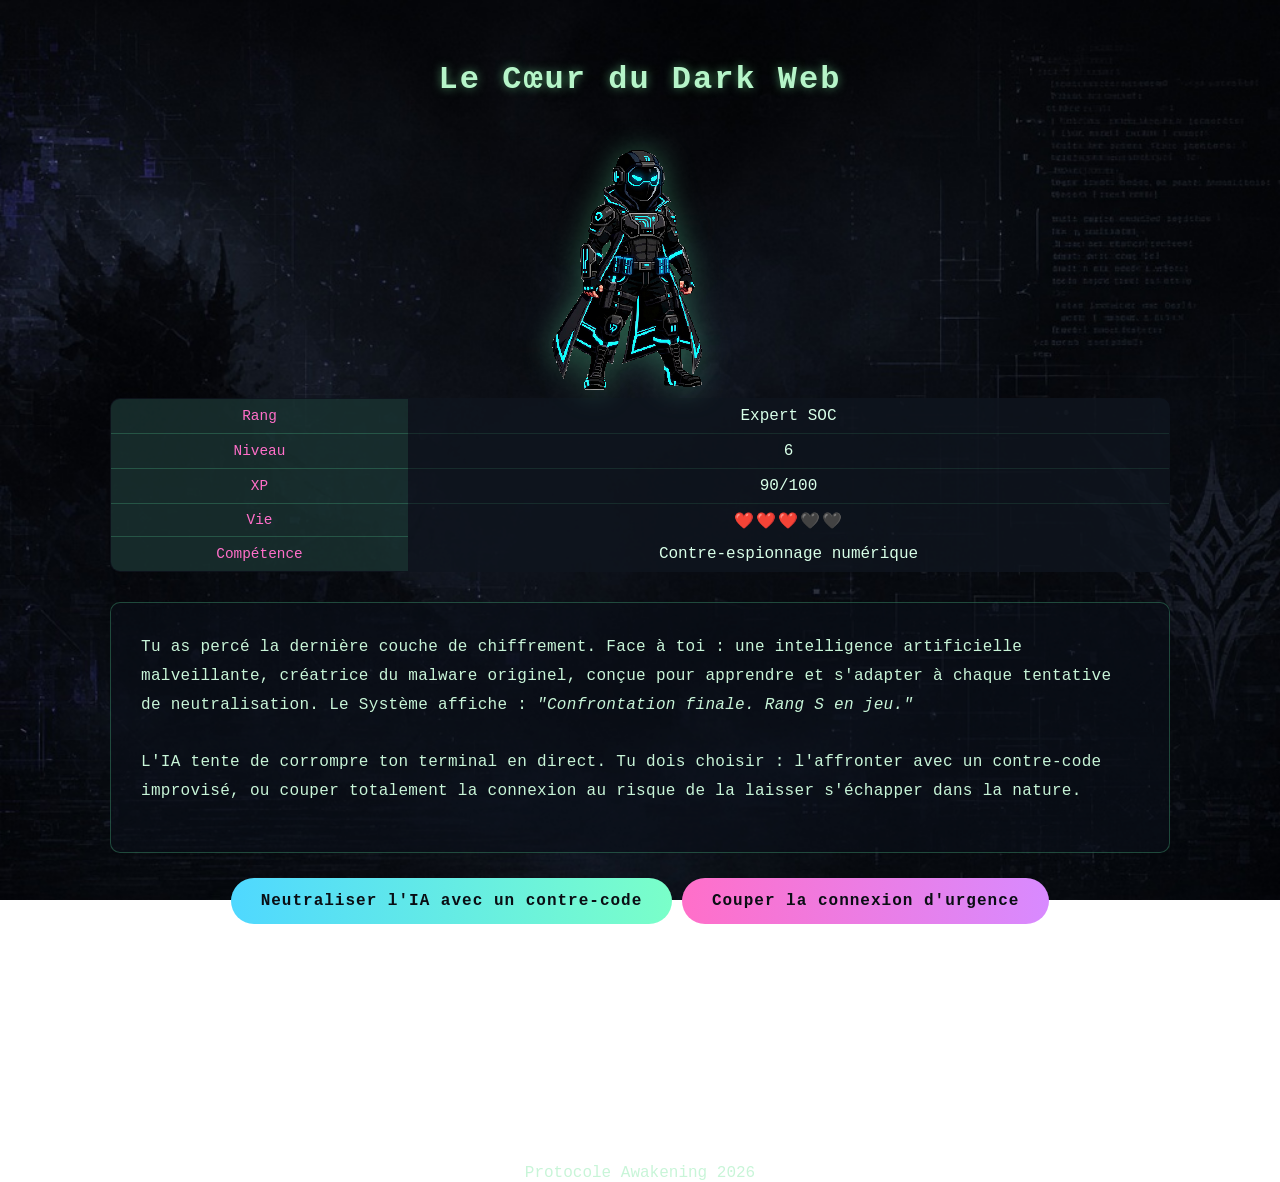
<file: Pages/étage8.html>
<!DOCTYPE html>
<html lang="fr">
<head>
    <meta charset="UTF-8">
    <meta name="viewport" content="width=device-width, initial-scale=1.0">
    <title>Étage 4 - Cœur du Dark Web</title>
    <link rel="stylesheet" href="../style.css">
</head>
<body>
    <main>
    <div class="container">
    <h1> Le Cœur du Dark Web</h1>
    <div class="principal">
        <div class="scene" >
            <div class="paragraphe">
                <p> 
                Tu as percé la dernière couche de chiffrement. Face à toi :
                une intelligence artificielle malveillante, créatrice du
                malware originel, conçue pour apprendre et s'adapter à
                chaque tentative de neutralisation. Le Système affiche :
                <em>"Confrontation finale. Rang S en jeu."</em>
                <br><br>
                L'IA tente de corrompre ton terminal en direct. Tu dois
                choisir : l'affronter avec un contre-code improvisé, ou
                couper totalement la connexion au risque de la laisser
                s'échapper dans la nature.
            </div>
    <div class="bouton">
        <a href="étage11.html" class="choix1">
            Neutraliser l'IA avec un contre-code
        </a>
        <a href="étage9IA.html" class="choix2">
            Couper la connexion d'urgence
        </a> 
    </div>
    </div>   
        <div class="avatar_tableau">
            <img src="image/FLUX-2026-10-03-09-39-55.png" alt="pentester informatique" id="débutant">
        <table class="tableau">
        <tr>
            <td class="nom">Rang</td>
            <td class="value">Expert SOC</td>
        </tr>
        <tr>
            <td class="nom">Niveau</td>
            <td class="value">6</td>
        </tr>
        <tr>
            <td class="nom">XP</td>
            <td class="value">90/100</td>
        </tr>
        <tr>
            <td class="nom">Vie</td>
            <td class="coeurs">❤️❤️❤️🖤🖤</td>
        </tr>
        <tr>
            <td class="nom">Compétence</td>
            <td class="value">Contre-espionnage numérique</td>
        </tr>
        </table>
        </div>
    </div>
</div>
    </main>
    <footer>
        <div class=" footer">
            Protocole Awakening 2026
        </div>
    </footer>
</body>
</html>
</file>
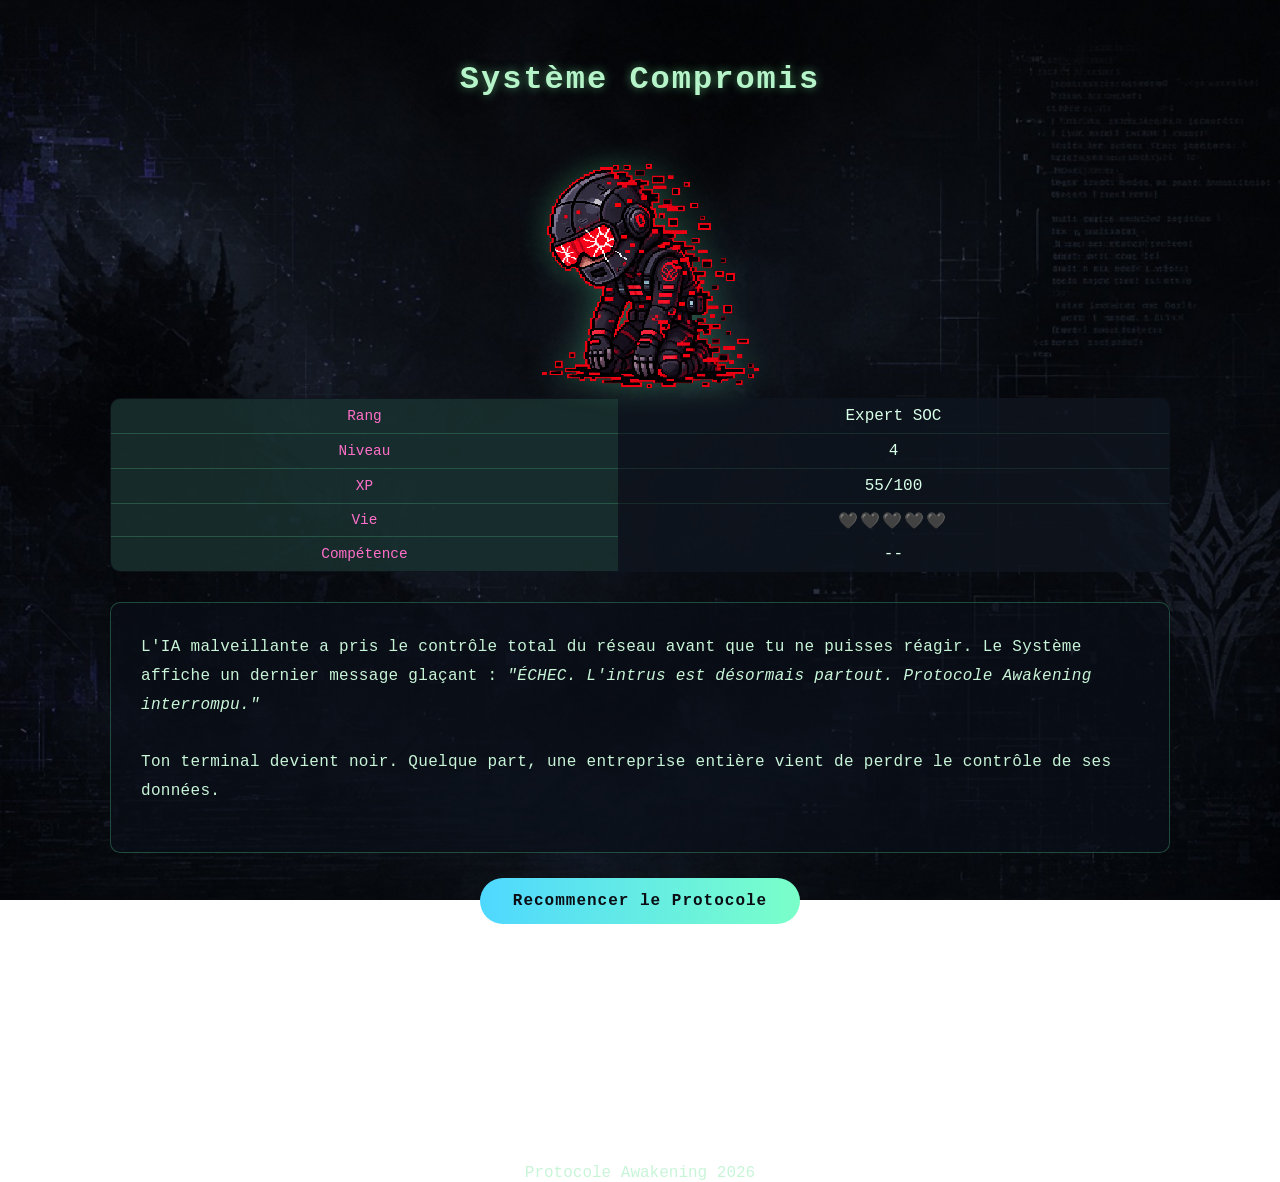
<file: Pages/étage9Erreur.html>
<!DOCTYPE html>
<html lang="fr">
<head>
    <meta charset="UTF-8">
    <meta name="viewport" content="width=device-width, initial-scale=1.0">
    <title>Fin - Système compromis</title>
    <link rel="stylesheet" href="../style.css">
</head>
<body>
    <main>
    <div class="container">
    <h1> Système Compromis</h1>
    <div class="principal">
        <div class="scene" >
            <div class="paragraphe">
                <p> 
                L'IA malveillante a pris le contrôle total du réseau avant
                que tu ne puisses réagir. Le Système affiche un dernier
                message glaçant : <em>"ÉCHEC. L'intrus est désormais partout.
                Protocole Awakening interrompu."</em>
                <br><br>
                Ton terminal devient noir. Quelque part, une entreprise
                entière vient de perdre le contrôle de ses données.
            </div>
    <div class="bouton">
        <a href="../index.html" class="choix1">
            Recommencer le Protocole
        </a>
    </div>
    </div>   
        <div class="avatar_tableau">
            <img src="image/GPT image-2026-10-04-20-33-32.png" alt="pentester informatique" id="débutant">
        <table class="tableau">
        <tr>
            <td class="nom">Rang</td>
            <td class="value">Expert SOC</td>
        </tr>
        <tr>
            <td class="nom">Niveau</td>
            <td class="value">4</td>
        </tr>
        <tr>
            <td class="nom">XP</td>
            <td class="value">55/100</td>
        </tr>
        <tr>
            <td class="nom">Vie</td>
            <td class="coeurs">🖤🖤🖤🖤🖤</td>
        </tr>
        <tr>
            <td class="nom">Compétence</td>
            <td class="value">--</td>
        </tr>
        </table>
        </div>
    </div>
</div>
    </main>
    <footer>
        <div class=" footer">
            Protocole Awakening 2026
        </div>
    </footer>
</body>
</html>
</file>
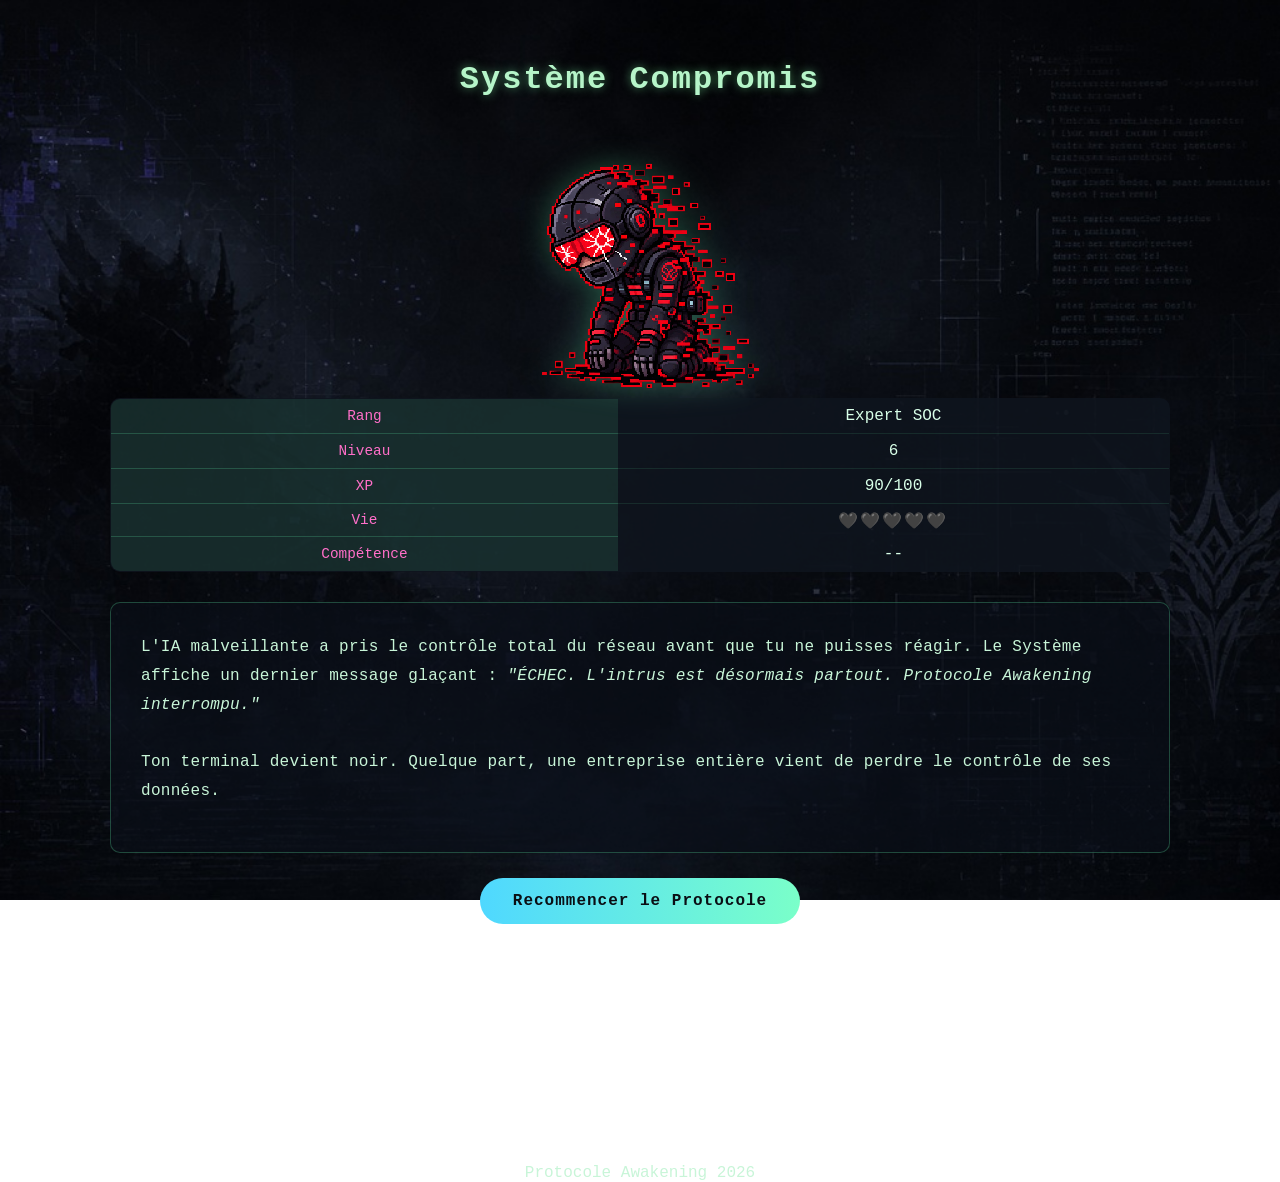
<file: Pages/étage9IA.html>
<!DOCTYPE html>
<html lang="fr">
<head>
    <meta charset="UTF-8">
    <meta name="viewport" content="width=device-width, initial-scale=1.0">
    <title>Fin - Système compromis</title>
    <link rel="stylesheet" href="../style.css">
</head>
<body>
    <main>
    <div class="container">
    <h1> Système Compromis</h1>
    <div class="principal">
        <div class="scene" >
            <div class="paragraphe">
                <p> 
                L'IA malveillante a pris le contrôle total du réseau avant
                que tu ne puisses réagir. Le Système affiche un dernier
                message glaçant : <em>"ÉCHEC. L'intrus est désormais partout.
                Protocole Awakening interrompu."</em>
                <br><br>
                Ton terminal devient noir. Quelque part, une entreprise
                entière vient de perdre le contrôle de ses données.
            </div>
    <div class="bouton">
        <a href="../index.html" class="choix1">
            Recommencer le Protocole
        </a>
    </div>
    </div>   
        <div class="avatar_tableau">
            <img src="image/GPT image-2026-10-04-20-33-32.png" alt="pentester informatique" id="débutant">
        <table class="tableau">
        <tr>
            <td class="nom">Rang</td>
            <td class="value">Expert SOC</td>
        </tr>
        <tr>
            <td class="nom">Niveau</td>
            <td class="value">6</td>
        </tr>
        <tr>
            <td class="nom">XP</td>
            <td class="value">90/100</td>
        </tr>
        <tr>
            <td class="nom">Vie</td>
            <td class="coeurs">🖤🖤🖤🖤🖤</td>
        </tr>
        <tr>
            <td class="nom">Compétence</td>
            <td class="value">--</td>
        </tr>
        </table>
        </div>
    </div>
</div>
    </main>
    <footer>
        <div class=" footer">
            Protocole Awakening 2026
        </div>
    </footer>
</body>
</html>
</file>
<file: style.css>
body {
    margin: 0;
    background: #0a0e14;
    background-image: radial-gradient(circle at top right, #1a2332 0%, #0a0e14 60%);
    color: #c8f5d8;
    font-family: 'Courier New', monospace;
    min-height: 100vh;
    background: url("Pages/image/background.png") center / cover fixed no-repeat;
}

.container {
    max-width: 1100px;
    margin: 0 auto;
    padding: 40px 20px;
    box-sizing: border-box;
}
h1 {
    text-align: center;
    color: #b6f5c9;
    text-shadow: 0 0 10px rgba(130, 255, 170, 0.5);
    letter-spacing: 2px;
    margin-bottom: 40px;
}
.principal {
    display: grid;
    grid-template-columns: 300px 650px 300px;
    gap: 30px;
    justify-content: center;
}
.scene {
    grid-column: 2;
    min-width: 0;
}
.paragraphe{
flex: 1 1 500px;
    background: rgba(10, 15, 25, 0.6);
    border: 1px solid rgba(100, 255, 180, 0.25);
    border-radius: 10px;
    padding: 30px;
    line-height: 1.7;
}
.paragraphe p{
margin: 0 0 16px 0;
    color: #c8f5d8;
    line-height: 1.8;
    letter-spacing: 0.3px;

}
#protocole p{
    color: #7affc9;
    text-shadow: 0 0 8px rgba(122, 255, 201, 0.4);
    font-style: italic;
    opacity: 0.9;
}

#Protocole{
    color: #ff5577;
    font-style: italic;
    text-shadow: 0 0 6px rgba(255, 85, 119, 0.4);
}
.scene strong{
    display: block;
    background: rgba(255, 79, 163, 0.08);
    border-left: 3px solid #ff4fa3;
    padding: 14px 20px;
    margin: 20px 0;
    border-radius: 0 6px 6px 0;
    color: #ff6fc9;
    font-weight: bold;
    text-shadow: 0 0 10px rgba(255, 79, 163, 0.3);
    animation: clignoter 3s steps(3, start) infinite;
}
@keyframes clignoter {
to {
    visibility: hidden;
}
}
.paragraphe .description{
    color: #7affc9;
    font-weight: bold;
    letter-spacing: 1px;
    text-align: center;
    margin-top: 30px;

}
.bouton{
    text-align: center;
    margin-top: 25px;
}
.bouton a{
    display: inline-block;
    padding: 14px 30px;
    font-weight: bold;
    text-decoration: none;
    border-radius: 30px;
    letter-spacing: 1px;
    transition: transform 0.2s, box-shadow 0.2s;
    color: #0a0e14;
    text-align: center;
    min-width: 260px;
}
.bouton a:hover {
    transform: scale(1.05);
}
.choix1{
    background: linear-gradient(90deg, #4fd8ff, #7affc9);
}
.choix1:hover {
    box-shadow: 0 0 20px rgba(79, 216, 255, 0.6);
}
.choix2 {
    background: linear-gradient(90deg, #ff6fc9, #d88aff);
}
.choix2:hover {
    box-shadow: 0 0 20px rgba(255, 111, 201, 0.6);
}

.avatar_tableau {
    grid-column: 3;
    display: flex;
    flex-direction: column;
    align-items: center;
    min-width: 0;
}

#débutant {
    max-width: 260px;
    width: 100%;
    image-rendering: pixelated;
    filter: drop-shadow(0 0 15px rgba(100, 255, 180, 0.3));
}
/* ============================================================
   ANIMATIONS DU PERSONNAGE (#débutant)
   Aucune modification du design existant.
   ============================================================ */

/* 1. Respiration douce de tout le personnage
   Décalage en pixels entiers pour garder le pixel art net.
   transform-origin en bas : le personnage "gonfle" depuis son assise. */
@keyframes respiration {
    0%, 100% { transform: translateY(0) scaleY(1); }
    50%      { transform: translateY(-2px) scaleY(1.01); }
}

/* Lueur d'écran discrète : on anime seulement l'intensité du drop-shadow
   déjà présent (même couleur, mêmes valeurs de base). */
@keyframes lueur-ecran {
    0%, 100% { filter: drop-shadow(0 0 15px rgba(100, 255, 180, 0.3)); }
    50%      { filter: drop-shadow(0 0 18px rgba(100, 255, 180, 0.4)); }
}

#débutant {
    transform-origin: 50% 100%;
    backface-visibility: hidden;
    will-change: transform;
    animation:
        respiration 4s ease-in-out infinite,
        lueur-ecran 6s ease-in-out 1s infinite; /* décalée de 1s */
}

/* Accessibilité : désactive les animations si demandé */
@media (prefers-reduced-motion: reduce) {
    #débutant {
        animation: none;
    }
}
.tableau {
    width: 100%;
    border-collapse: collapse;
    background: rgba(15, 20, 30, 0.85);
    border: 1px solid rgba(100, 255, 180, 0.3);
    border-radius: 10px;
    overflow: hidden;
}
.nom{
    background: rgba(100, 255, 180, 0.1);
    color: #ff6fc9;
    text-align: left;
    padding: 8px 12px;
    font-size: 0.9em;
    border-bottom: 1px solid rgba(100,255,180,0.2);
    text-align: center;
}
.value{
    padding: 8px 12px;
    border-bottom: 1px solid rgba(100,255,180,0.1);
    color: #d8ffe8;
    text-align: center;
}
.coeurs {
    color: #ff4f6e;
    letter-spacing: 2px;
    text-align: center;
}
@media (max-width: 1300px) {
    .principal { grid-template-columns: 1fr; }
    .scene { grid-column: 1; }
    .avatar_tableau { grid-column: 1; order: -1; }
}
.footer{
    text-align: center;
    margin-top: 200px;
}
</file>
